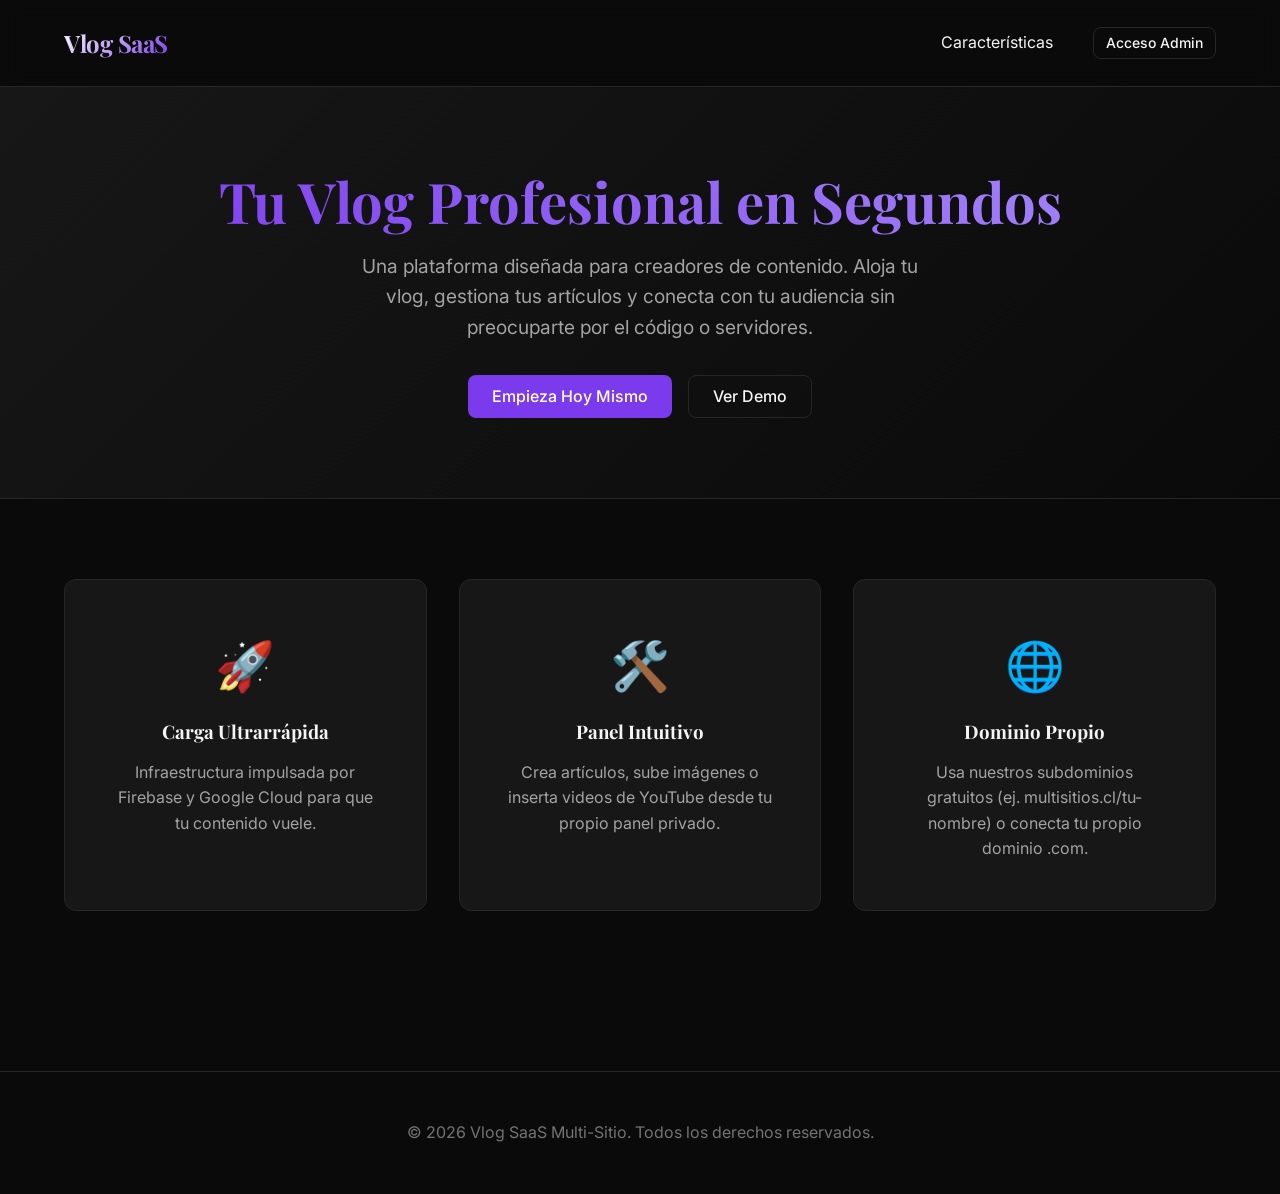
<file: index.html>
<!DOCTYPE html>
<html lang="es">
<head>
  <meta charset="UTF-8">
  <meta name="viewport" content="width=device-width, initial-scale=1.0">
  <title>Vlog SaaS - Crea tu espacio en minutos</title>
  <link rel="stylesheet" href="/css/style.css">
  <style>
    .saas-hero {
      text-align: center;
      padding: var(--space-3xl) var(--space-lg);
      background: linear-gradient(135deg, var(--bg-secondary) 0%, var(--bg-primary) 100%);
      border-bottom: 1px solid var(--bg-tertiary);
    }
    .saas-hero h1 {
      font-size: 3.5rem;
      margin-bottom: var(--space-md);
      background: -webkit-linear-gradient(45deg, var(--accent-primary), #a78bfa);
      -webkit-background-clip: text;
      -webkit-text-fill-color: transparent;
    }
    .saas-hero p {
      font-size: 1.2rem;
      color: var(--text-secondary);
      max-width: 600px;
      margin: 0 auto var(--space-xl) auto;
      line-height: 1.6;
    }
    .features-grid {
      display: grid;
      grid-template-columns: repeat(auto-fit, minmax(300px, 1fr));
      gap: var(--space-xl);
      padding: var(--space-3xl) 0;
    }
    .feature-card {
      background: var(--bg-secondary);
      padding: var(--space-2xl);
      border-radius: var(--radius-lg);
      border: 1px solid var(--bg-tertiary);
      text-align: center;
      transition: transform var(--transition-normal);
    }
    .feature-card:hover {
      transform: translateY(-5px);
      border-color: var(--accent-primary);
    }
    .feature-icon {
      font-size: 3rem;
      margin-bottom: var(--space-md);
    }
  </style>
</head>
<body>

  <header class="site-header">
    <div class="container" style="display: flex; justify-content: space-between; align-items: center;">
      <a href="/" class="logo">Vlog SaaS</a>
      <nav class="nav-links">
        <a href="#caracteristicas">Características</a>
        <a href="/superadmin" class="btn btn-outline btn-small" style="margin-left: 1rem;">Acceso Admin</a>
      </nav>
    </div>
  </header>

  <main>
    <section class="saas-hero">
      <div class="container">
        <h1>Tu Vlog Profesional en Segundos</h1>
        <p>Una plataforma diseñada para creadores de contenido. Aloja tu vlog, gestiona tus artículos y conecta con tu audiencia sin preocuparte por el código o servidores.</p>
        <div style="display: flex; gap: var(--space-md); justify-content: center;">
          <a href="#contacto" class="btn btn-primary">Empieza Hoy Mismo</a>
          <a href="#demo" class="btn btn-outline">Ver Demo</a>
        </div>
      </div>
    </section>

    <section id="caracteristicas" class="container">
      <div class="features-grid">
        
        <div class="feature-card">
          <div class="feature-icon">🚀</div>
          <h3>Carga Ultrarrápida</h3>
          <p style="color: var(--text-secondary); margin-top: 0.5rem;">Infraestructura impulsada por Firebase y Google Cloud para que tu contenido vuele.</p>
        </div>

        <div class="feature-card">
          <div class="feature-icon">🛠️</div>
          <h3>Panel Intuitivo</h3>
          <p style="color: var(--text-secondary); margin-top: 0.5rem;">Crea artículos, sube imágenes o inserta videos de YouTube desde tu propio panel privado.</p>
        </div>

        <div class="feature-card">
          <div class="feature-icon">🌐</div>
          <h3>Dominio Propio</h3>
          <p style="color: var(--text-secondary); margin-top: 0.5rem;">Usa nuestros subdominios gratuitos (ej. multisitios.cl/tu-nombre) o conecta tu propio dominio .com.</p>
        </div>

      </div>
    </section>
  </main>

  <footer class="site-footer" style="margin-top: var(--space-3xl);">
    <div class="container" style="text-align: center;">
      <p>&copy; 2026 Vlog SaaS Multi-Sitio. Todos los derechos reservados.</p>
    </div>
  </footer>

</body>
</html>
</file>
<file: css/style.css>
@import url('https://fonts.googleapis.com/css2?family=Inter:wght@300;400;500;600;700&family=Playfair+Display:ital,wght@0,400;0,600;0,700;1,400&family=Roboto:wght@300;400;500;700&family=Poppins:wght@300;400;500;600;700&family=Merriweather:wght@300;400;700&display=swap');

:root {
  /* Colors */
  --bg-primary: #0a0a0a;
  --bg-secondary: #171717;
  --bg-tertiary: #262626;
  
  --text-primary: #f5f5f5;
  --text-secondary: #a3a3a3;
  --text-muted: #737373;
  
  --accent-primary: #7C3AED;
  --accent-secondary: rgba(124, 58, 237, 0.7);
  --accent-tertiary: rgba(124, 58, 237, 0.1);
  
  --danger: #ef4444;
  --success: #22c55e;
}

body.theme-light {
  --bg-primary: #ffffff;
  --bg-secondary: #f3f4f6;
  --bg-tertiary: #e5e7eb;
  
  --text-primary: #111827;
  --text-secondary: #4b5563;
  --text-muted: #6b7280;
  
  --accent-tertiary: rgba(124, 58, 237, 0.15);
}

:root {
  /* Typography */
  --font-sans: 'Inter', -apple-system, BlinkMacSystemFont, 'Segoe UI', Roboto, Helvetica, Arial, sans-serif;
  --font-serif: 'Playfair Display', Georgia, 'Times New Roman', serif;
  
  /* Spacing */
  --space-xs: 0.25rem;
  --space-sm: 0.5rem;
  --space-md: 1rem;
  --space-lg: 1.5rem;
  --space-xl: 2rem;
  --space-2xl: 3rem;
  --space-3xl: 5rem;
  
  /* Border Radius */
  --radius-sm: 4px;
  --radius-md: 8px;
  --radius-lg: 12px;
  --radius-xl: 20px;
  --radius-full: 9999px;
  
  /* Transitions */
  --transition-fast: 150ms cubic-bezier(0.4, 0, 0.2, 1);
  --transition-normal: 300ms cubic-bezier(0.4, 0, 0.2, 1);
}

/* Base Styles */
* {
  margin: 0;
  padding: 0;
  box-sizing: border-box;
}

body {
  background-color: var(--bg-primary);
  color: var(--text-primary);
  font-family: var(--font-sans);
  line-height: 1.6;
  -webkit-font-smoothing: antialiased;
  min-height: 100vh;
  display: flex;
  flex-direction: column;
}

h1, h2, h3, h4, h5, h6 {
  font-family: var(--font-serif);
  font-weight: 700;
  line-height: 1.2;
  margin-bottom: var(--space-md);
  color: var(--text-primary);
}

a {
  color: var(--text-primary);
  text-decoration: none;
  transition: color var(--transition-fast);
}

a:hover {
  color: var(--accent-primary);
}

img {
  max-width: 100%;
  height: auto;
  display: block;
}

button {
  cursor: pointer;
  font-family: var(--font-sans);
}

/* Layout */
.container {
  width: 100%;
  max-width: 1200px;
  margin: 0 auto;
  padding: 0 var(--space-lg);
}

main {
  flex: 1;
}

/* Header */
.site-header {
  padding: var(--space-lg) 0;
  border-bottom: 1px solid var(--bg-tertiary);
  backdrop-filter: blur(10px);
  background-color: rgba(10, 10, 10, 0.8);
  position: sticky;
  top: 0;
  z-index: 100;
}

.site-header .container {
  display: flex;
  justify-content: space-between;
  align-items: center;
}

.logo {
  font-family: var(--font-serif);
  font-size: 1.5rem;
  font-weight: 700;
  letter-spacing: -0.5px;
  background: linear-gradient(135deg, #fff, var(--accent-primary));
  -webkit-background-clip: text;
  background-clip: text;
  -webkit-text-fill-color: transparent;
}

.nav-links {
  display: flex;
  gap: var(--space-lg);
  align-items: center;
}

/* Hero Section */
.hero {
  padding: var(--space-3xl) 0;
  text-align: center;
  position: relative;
  overflow: hidden;
}

.hero::before {
  content: '';
  position: absolute;
  top: 50%;
  left: 50%;
  transform: translate(-50%, -50%);
  width: 60vw;
  height: 60vw;
  background: radial-gradient(circle, var(--accent-tertiary) 0%, transparent 70%);
  z-index: -1;
  pointer-events: none;
}

.hero-title {
  font-size: clamp(2.5rem, 5vw, 4rem);
  margin-bottom: var(--space-md);
}

.hero-description {
  font-size: 1.25rem;
  color: var(--text-secondary);
  max-width: 600px;
  margin: 0 auto;
}

/* Article Grid */
.articles-section {
  padding: var(--space-2xl) 0;
}

.section-title {
  font-size: 2rem;
  margin-bottom: var(--space-xl);
  display: flex;
  align-items: center;
  gap: var(--space-md);
}

.section-title::after {
  content: '';
  height: 1px;
  flex: 1;
  background-color: var(--bg-tertiary);
}

.grid {
  display: grid;
  grid-template-columns: repeat(auto-fill, minmax(300px, 1fr));
  gap: var(--space-xl);
}

/* Article Card */
.card {
  background-color: var(--bg-secondary);
  border-radius: var(--radius-lg);
  overflow: hidden;
  border: 1px solid var(--bg-tertiary);
  transition: transform var(--transition-normal), box-shadow var(--transition-normal);
  display: flex;
  flex-direction: column;
  height: 100%;
}

.card:hover {
  transform: translateY(-5px);
  box-shadow: 0 10px 30px rgba(0, 0, 0, 0.5);
  border-color: var(--accent-secondary);
}

.card-image-wrapper {
  position: relative;
  padding-top: 56.25%; /* 16:9 Aspect Ratio */
  overflow: hidden;
}

.card-image {
  position: absolute;
  top: 0;
  left: 0;
  width: 100%;
  height: 100%;
  object-fit: cover;
  transition: transform 0.5s ease;
}

.card:hover .card-image {
  transform: scale(1.05);
}

.card-content {
  padding: var(--space-lg);
  flex: 1;
  display: flex;
  flex-direction: column;
}

.card-meta {
  display: flex;
  align-items: center;
  gap: var(--space-sm);
  font-size: 0.875rem;
  color: var(--text-muted);
  margin-bottom: var(--space-sm);
}

.card-tag {
  background-color: var(--accent-tertiary);
  color: var(--accent-primary);
  padding: 2px 8px;
  border-radius: var(--radius-sm);
  font-weight: 500;
}

.card-title {
  font-size: 1.25rem;
  margin-bottom: var(--space-sm);
  line-height: 1.3;
}

.card-title a {
  color: var(--text-primary);
}

.card-title a:hover {
  color: var(--accent-primary);
}

.card-excerpt {
  color: var(--text-secondary);
  font-size: 0.95rem;
  margin-bottom: var(--space-lg);
  flex: 1;
}

.card-footer {
  display: flex;
  justify-content: space-between;
  align-items: center;
  margin-top: auto;
}

.read-more {
  display: inline-flex;
  align-items: center;
  gap: 5px;
  font-weight: 500;
  color: var(--accent-primary);
  font-size: 0.95rem;
}

.read-more:hover {
  color: #fff;
}

.read-more::after {
  content: '→';
  transition: transform var(--transition-fast);
}

.read-more:hover::after {
  transform: translateX(4px);
}

/* Article View */
.article-header {
  padding: var(--space-2xl) 0 var(--space-xl);
  text-align: center;
  max-width: 800px;
  margin: 0 auto;
}

.article-meta {
  display: flex;
  justify-content: center;
  gap: var(--space-md);
  color: var(--text-muted);
  margin-bottom: var(--space-md);
}

.article-title {
  font-size: clamp(2rem, 4vw, 3.5rem);
  margin-bottom: var(--space-lg);
}

.article-featured-image {
  width: 100%;
  max-height: 60vh;
  object-fit: cover;
  border-radius: var(--radius-lg);
  margin-bottom: var(--space-2xl);
}

.article-content {
  max-width: 700px;
  margin: 0 auto var(--space-3xl);
  font-size: 1.1rem;
  color: var(--text-secondary);
}

.article-content p {
  margin-bottom: var(--space-md);
}

.article-content h2, .article-content h3 {
  color: var(--text-primary);
  margin-top: var(--space-xl);
}

.article-content img {
  border-radius: var(--radius-md);
  margin: var(--space-md) 0;
}

.article-content ul, .article-content ol {
  margin-bottom: var(--space-md);
  padding-left: var(--space-lg);
}

.article-content li {
  margin-bottom: var(--space-xs);
}

.article-content blockquote {
  border-left: 4px solid var(--accent-primary);
  padding-left: var(--space-md);
  margin: var(--space-md) 0;
  font-style: italic;
  color: var(--text-primary);
}

/* YouTube Embed */
.video-container {
  position: relative;
  padding-bottom: 56.25%; /* 16:9 */
  height: 0;
  overflow: hidden;
  max-width: 100%;
  background: var(--bg-secondary);
  border-radius: var(--radius-md);
  margin: var(--space-xl) 0;
}

.video-container iframe,
.video-container object,
.video-container embed {
  position: absolute;
  top: 0;
  left: 0;
  width: 100%;
  height: 100%;
  border: 0;
}

/* Redirection Buttons */
.redirection-links {
  display: flex;
  flex-wrap: wrap;
  gap: var(--space-md);
  margin: var(--space-xl) 0;
  justify-content: center;
}

.btn-redirect {
  display: inline-flex;
  align-items: center;
  gap: var(--space-sm);
  padding: var(--space-sm) var(--space-lg);
  background-color: var(--bg-secondary);
  color: var(--text-primary);
  border: 1px solid var(--bg-tertiary);
  border-radius: var(--radius-full);
  font-weight: 500;
  transition: all var(--transition-fast);
}

.btn-redirect:hover {
  background-color: var(--accent-primary);
  border-color: var(--accent-primary);
  transform: translateY(-2px);
}

/* Footer */
.site-footer {
  padding: var(--space-2xl) 0;
  border-top: 1px solid var(--bg-tertiary);
  margin-top: auto;
  text-align: center;
  color: var(--text-muted);
}

.social-links {
  display: flex;
  justify-content: center;
  gap: var(--space-md);
  margin-bottom: var(--space-md);
}

.social-link {
  display: inline-flex;
  align-items: center;
  justify-content: center;
  width: 40px;
  height: 40px;
  border-radius: 50%;
  background-color: var(--bg-secondary);
  color: var(--text-secondary);
  transition: all var(--transition-fast);
}

.social-link:hover {
  background-color: var(--accent-primary);
  color: #fff;
  transform: translateY(-3px);
}

/* Buttons & Forms (Admin & UI) */
.btn {
  display: inline-flex;
  align-items: center;
  justify-content: center;
  gap: var(--space-sm);
  padding: var(--space-sm) var(--space-lg);
  border-radius: var(--radius-md);
  font-weight: 500;
  transition: all var(--transition-fast);
  border: none;
  font-size: 1rem;
}

.btn-primary {
  background-color: var(--accent-primary);
  color: #fff;
}

.btn-primary:hover {
  background-color: var(--accent-secondary);
}

.btn-outline {
  background-color: transparent;
  color: var(--text-primary);
  border: 1px solid var(--bg-tertiary);
}

.btn-outline:hover {
  background-color: var(--bg-secondary);
  border-color: var(--text-muted);
}

.btn-danger {
  background-color: transparent;
  color: var(--danger);
  border: 1px solid var(--danger);
}

.btn-danger:hover {
  background-color: var(--danger);
  color: white;
}

.btn-small {
  padding: 0.25rem 0.75rem;
  font-size: 0.875rem;
}

.input-group {
  margin-bottom: var(--space-md);
}

.input-group label {
  display: block;
  margin-bottom: var(--space-xs);
  color: var(--text-secondary);
  font-size: 0.9rem;
}

input[type="text"],
input[type="password"],
input[type="url"],
input[type="date"],
input[type="color"],
textarea,
select {
  width: 100%;
  padding: 0.75rem 1rem;
  background-color: var(--bg-tertiary);
  border: 1px solid transparent;
  border-radius: var(--radius-md);
  color: var(--text-primary);
  font-family: var(--font-sans);
  font-size: 1rem;
  transition: border-color var(--transition-fast);
}

input:focus,
textarea:focus,
select:focus {
  outline: none;
  border-color: var(--accent-primary);
}

/* Admin Specific Styles */
.admin-login-wrapper {
  display: flex;
  justify-content: center;
  align-items: center;
  min-height: 100vh;
}

.admin-login-card {
  background-color: var(--bg-secondary);
  padding: var(--space-2xl);
  border-radius: var(--radius-lg);
  border: 1px solid var(--bg-tertiary);
  width: 100%;
  max-width: 400px;
  text-align: center;
}

.admin-layout {
  display: grid;
  grid-template-columns: 250px 1fr;
  min-height: 100vh;
}

.admin-sidebar {
  background-color: var(--bg-secondary);
  border-right: 1px solid var(--bg-tertiary);
  padding: var(--space-xl) var(--space-md);
  display: flex;
  flex-direction: column;
}

.admin-nav {
  display: flex;
  flex-direction: column;
  gap: var(--space-sm);
  margin-top: var(--space-xl);
  flex: 1;
}

.admin-nav-item {
  display: flex;
  align-items: center;
  gap: var(--space-sm);
  padding: var(--space-sm) var(--space-md);
  border-radius: var(--radius-md);
  color: var(--text-secondary);
  transition: all var(--transition-fast);
  cursor: pointer;
}

.admin-nav-item:hover, .admin-nav-item.active {
  background-color: var(--accent-tertiary);
  color: var(--accent-primary);
}

.admin-content {
  padding: var(--space-2xl);
  max-width: 1000px;
  width: 100%;
}

.admin-header {
  display: flex;
  justify-content: space-between;
  align-items: center;
  margin-bottom: var(--space-2xl);
}

.admin-panel {
  display: none;
  background-color: var(--bg-secondary);
  border-radius: var(--radius-lg);
  border: 1px solid var(--bg-tertiary);
  padding: var(--space-xl);
}

.admin-panel.active {
  display: block;
  animation: fadeIn 0.3s ease;
}

@keyframes fadeIn {
  from { opacity: 0; transform: translateY(10px); }
  to { opacity: 1; transform: translateY(0); }
}

/* Modulares / SortableJS */
.admin-block-item {
  transition: transform 0.2s, box-shadow 0.2s;
}
.admin-block-item.sortable-ghost {
  opacity: 0.4;
  background-color: var(--bg-tertiary);
}
.admin-block-item.sortable-drag {
  opacity: 0.9;
  box-shadow: 0 10px 20px rgba(0,0,0,0.3);
  transform: scale(1.02);
}

.admin-table {
  width: 100%;
  border-collapse: collapse;
}

.admin-table th, .admin-table td {
  padding: var(--space-md);
  text-align: left;
  border-bottom: 1px solid var(--bg-tertiary);
}

.admin-table th {
  color: var(--text-muted);
  font-weight: 500;
  text-transform: uppercase;
  font-size: 0.8rem;
}

.status-badge {
  padding: 0.25rem 0.5rem;
  border-radius: var(--radius-sm);
  font-size: 0.75rem;
  font-weight: 600;
  text-transform: uppercase;
}

.status-published {
  background-color: rgba(34, 197, 94, 0.1);
  color: var(--success);
}

.status-draft {
  background-color: rgba(115, 115, 115, 0.1);
  color: var(--text-muted);
}

.actions {
  display: flex;
  gap: var(--space-sm);
}

/* Editor Toolbar */
.editor-toolbar {
  display: flex;
  gap: var(--space-xs);
  padding: var(--space-sm);
  background-color: var(--bg-tertiary);
  border-top-left-radius: var(--radius-md);
  border-top-right-radius: var(--radius-md);
  border: 1px solid var(--bg-tertiary);
  border-bottom: none;
}

.editor-btn {
  background: transparent;
  border: none;
  color: var(--text-primary);
  width: 32px;
  height: 32px;
  border-radius: var(--radius-sm);
  display: flex;
  align-items: center;
  justify-content: center;
}

.editor-btn:hover {
  background-color: var(--bg-secondary);
}

.editor-content {
  min-height: 300px;
  padding: var(--space-md);
  background-color: var(--bg-tertiary);
  border: 1px solid var(--bg-tertiary);
  border-bottom-left-radius: var(--radius-md);
  border-bottom-right-radius: var(--radius-md);
  color: var(--text-primary);
  outline: none;
}

.editor-content:focus {
  border-color: var(--accent-primary);
}

/* Floating Admin Button */
.floating-admin-btn {
  position: fixed;
  bottom: var(--space-lg);
  right: var(--space-lg);
  background-color: var(--accent-primary);
  color: white;
  width: 50px;
  height: 50px;
  border-radius: 50%;
  display: flex;
  align-items: center;
  justify-content: center;
  box-shadow: 0 4px 12px rgba(0,0,0,0.3);
  z-index: 1000;
  opacity: 0.5;
  transition: opacity var(--transition-fast), transform var(--transition-fast);
}

.floating-admin-btn:hover {
  opacity: 1;
  transform: scale(1.1);
}

/* Utility */
.hidden {
  display: none !important;
}

/* Alerts / Toasts */
.toast-container {
  position: fixed;
  bottom: var(--space-xl);
  left: 50%;
  transform: translateX(-50%);
  z-index: 2000;
  display: flex;
  flex-direction: column;
  gap: var(--space-sm);
}

.toast {
  background-color: var(--bg-tertiary);
  color: var(--text-primary);
  padding: var(--space-md) var(--space-xl);
  border-radius: var(--radius-full);
  box-shadow: 0 10px 25px rgba(0,0,0,0.5);
  display: flex;
  align-items: center;
  gap: var(--space-sm);
  animation: slideUp 0.3s ease forwards;
}

.toast.success { border-left: 4px solid var(--success); }
.toast.error { border-left: 4px solid var(--danger); }

@keyframes slideUp {
  from { opacity: 0; transform: translateY(20px); }
  to { opacity: 1; transform: translateY(0); }
}

.toast.fade-out {
  animation: fadeOut 0.3s ease forwards;
}

@keyframes fadeOut {
  from { opacity: 1; transform: translateY(0); }
  to { opacity: 0; transform: translateY(20px); }
}

/* Image Upload Preview */
.image-upload-preview {
  width: 100%;
  height: 200px;
  border: 2px dashed var(--bg-tertiary);
  border-radius: var(--radius-md);
  display: flex;
  align-items: center;
  justify-content: center;
  margin-bottom: var(--space-md);
  background-size: cover;
  background-position: center;
  cursor: pointer;
  transition: border-color var(--transition-fast);
  position: relative;
  overflow: hidden;
}

.image-upload-preview:hover {
  border-color: var(--accent-primary);
}

.image-upload-text {
  background: rgba(0,0,0,0.6);
  padding: 8px 16px;
  border-radius: var(--radius-full);
  color: white;
  pointer-events: none;
}

.image-upload-input {
  position: absolute;
  top: 0;
  left: 0;
  width: 100%;
  height: 100%;
  opacity: 0;
  cursor: pointer;
}

/* Links Editor */
.links-editor-list {
  display: flex;
  flex-direction: column;
  gap: var(--space-sm);
  margin-bottom: var(--space-md);
}

.link-edit-row {
  display: flex;
  gap: var(--space-sm);
  align-items: center;
}

.link-edit-row input {
  flex: 1;
}

/* Responsive */
@media (max-width: 768px) {
  .hero-title {
    font-size: 2.5rem;
  }
  
  .admin-layout {
    grid-template-columns: 1fr;
  }
  
  .admin-sidebar {
    padding: var(--space-md);
    border-right: none;
    border-bottom: 1px solid var(--bg-tertiary);
  }
  
  .admin-nav {
    flex-direction: row;
    overflow-x: auto;
    padding-bottom: var(--space-sm);
  }
  
  .admin-nav-item {
    white-space: nowrap;
  }
  
  .admin-content {
    padding: var(--space-md);
  }
}
</file>
